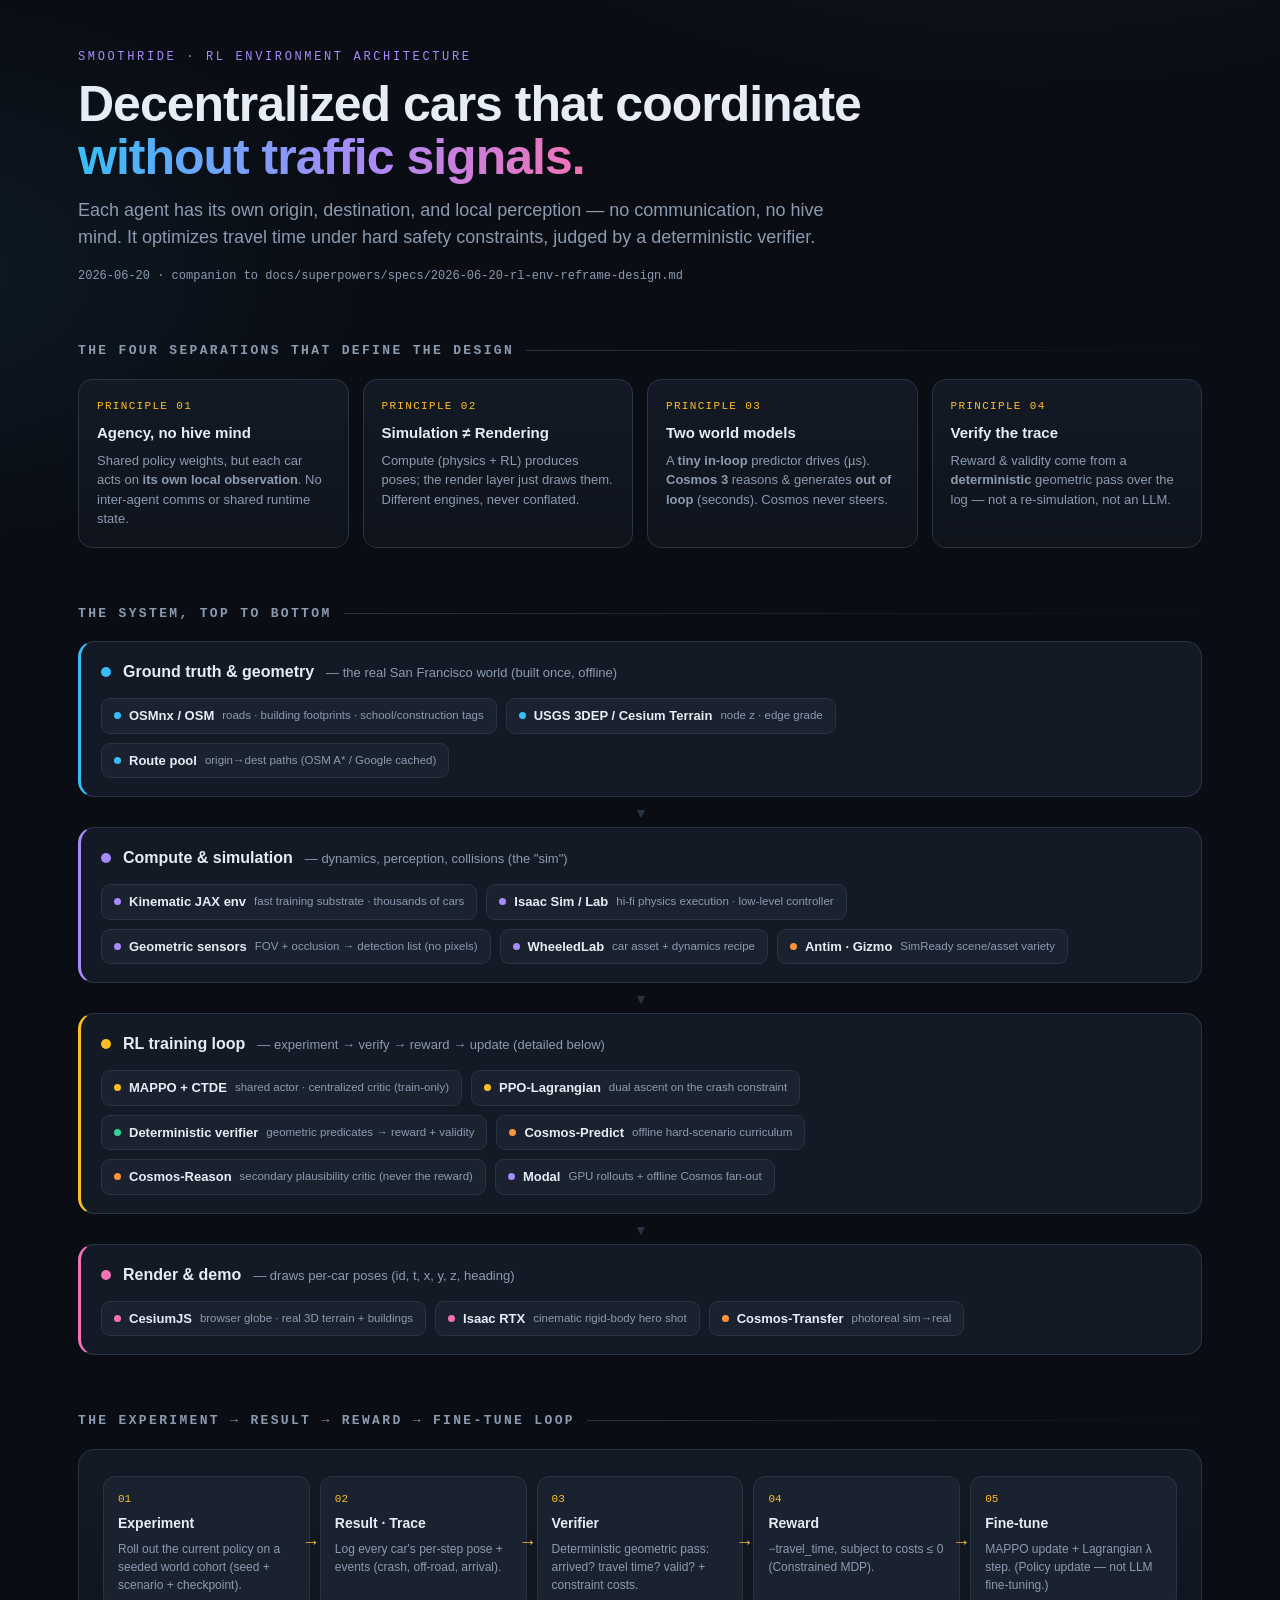
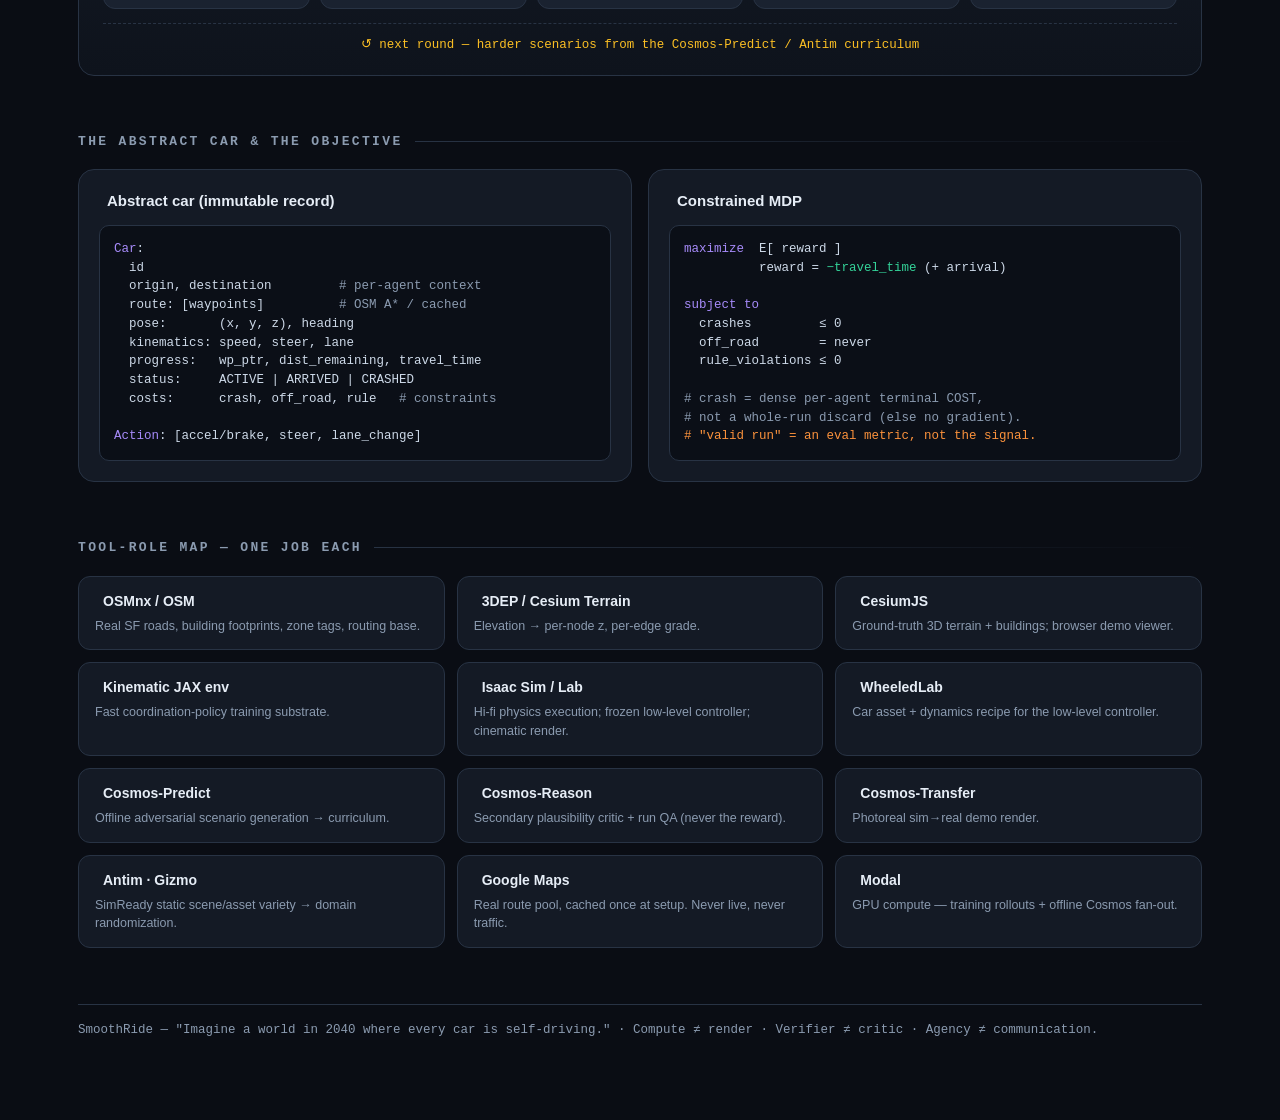
<file: docs/architecture.html>
<!DOCTYPE html>
<html lang="en">
<head>
<meta charset="UTF-8" />
<meta name="viewport" content="width=device-width, initial-scale=1.0" />
<title>SmoothRide — RL Environment Architecture</title>
<style>
  :root {
    --bg: #0a0d14;
    --bg2: #0e131c;
    --card: #141a25;
    --card2: #1a2230;
    --ink: #e6edf6;
    --muted: #8b9bb0;
    --line: #283344;
    --data: #38bdf8;     /* ground truth / geometry */
    --sim: #a78bfa;      /* compute / sim */
    --loop: #fbbf24;     /* rl loop */
    --verify: #34d399;   /* verifier */
    --render: #f472b6;   /* render / demo */
    --cosmos: #fb923c;   /* foundation models */
    --mono: ui-monospace, SFMono-Regular, "SF Mono", Menlo, Consolas, monospace;
  }
  * { box-sizing: border-box; }
  body {
    margin: 0;
    font-family: -apple-system, BlinkMacSystemFont, "Segoe UI", Roboto, Helvetica, Arial, sans-serif;
    color: var(--ink);
    background:
      radial-gradient(1100px 600px at 80% -10%, rgba(167,139,250,.10), transparent 60%),
      radial-gradient(900px 500px at -10% 10%, rgba(56,189,248,.08), transparent 55%),
      var(--bg);
    line-height: 1.5;
    -webkit-font-smoothing: antialiased;
  }
  .wrap { max-width: 1180px; margin: 0 auto; padding: 48px 28px 80px; }

  header.hero { margin-bottom: 40px; }
  .eyebrow {
    font-family: var(--mono); font-size: 12px; letter-spacing: .22em;
    text-transform: uppercase; color: var(--sim); margin: 0 0 12px;
  }
  h1 { font-size: clamp(30px, 4.4vw, 50px); line-height: 1.05; margin: 0 0 14px; font-weight: 800; letter-spacing: -.02em; }
  h1 .accent { background: linear-gradient(90deg, var(--data), var(--sim) 55%, var(--render)); -webkit-background-clip: text; background-clip: text; color: transparent; }
  .lede { color: var(--muted); font-size: 18px; max-width: 760px; margin: 0; }
  .meta { font-family: var(--mono); font-size: 12px; color: var(--muted); margin-top: 16px; }

  h2 {
    font-size: 13px; font-family: var(--mono); letter-spacing: .18em; text-transform: uppercase;
    color: var(--muted); margin: 56px 0 18px; display: flex; align-items: center; gap: 12px;
  }
  h2::after { content: ""; flex: 1; height: 1px; background: linear-gradient(90deg, var(--line), transparent); }

  /* principles strip */
  .principles { display: grid; grid-template-columns: repeat(4, 1fr); gap: 14px; }
  .pr {
    background: linear-gradient(180deg, var(--card), var(--bg2));
    border: 1px solid var(--line); border-radius: 14px; padding: 18px;
  }
  .pr .tag { font-family: var(--mono); font-size: 11px; letter-spacing: .12em; text-transform: uppercase; color: var(--loop); }
  .pr h3 { font-size: 15px; margin: 8px 0 6px; }
  .pr p { font-size: 13px; color: var(--muted); margin: 0; }

  /* layered stack */
  .stack { display: flex; flex-direction: column; gap: 0; }
  .layer {
    background: var(--card); border: 1px solid var(--line); border-radius: 16px;
    padding: 18px 20px; position: relative;
  }
  .layer + .layer { margin-top: 30px; }
  .layer::before {
    content: "▼"; position: absolute; top: -25px; left: 50%; transform: translateX(-50%);
    color: var(--line); font-size: 14px;
  }
  .layer:first-child::before { content: none; }
  .layer-head { display: flex; align-items: baseline; gap: 12px; margin-bottom: 14px; }
  .layer-head .dot { width: 10px; height: 10px; border-radius: 50%; flex: none; }
  .layer-head .name { font-weight: 700; font-size: 16px; }
  .layer-head .role { color: var(--muted); font-size: 13px; }
  .chips { display: flex; flex-wrap: wrap; gap: 9px; }
  .chip {
    font-size: 13px; padding: 7px 12px; border-radius: 9px;
    background: var(--card2); border: 1px solid var(--line); color: var(--ink);
    display: inline-flex; align-items: center; gap: 8px;
  }
  .chip b { font-weight: 600; }
  .chip small { color: var(--muted); font-size: 11.5px; }
  .chip .led { width: 7px; height: 7px; border-radius: 50%; flex: none; }

  .L-data  { border-left: 3px solid var(--data); }
  .L-sim   { border-left: 3px solid var(--sim); }
  .L-loop  { border-left: 3px solid var(--loop); }
  .L-render{ border-left: 3px solid var(--render); }
  .d-data{background:var(--data);} .d-sim{background:var(--sim);}
  .d-loop{background:var(--loop);} .d-render{background:var(--render);}
  .d-cosmos{background:var(--cosmos);} .d-verify{background:var(--verify);}

  /* rl loop pipeline */
  .loopwrap { background: linear-gradient(180deg, var(--card), var(--bg2)); border: 1px solid var(--line); border-radius: 16px; padding: 26px 24px 20px; }
  .pipe { display: grid; grid-template-columns: repeat(5, 1fr); gap: 10px; align-items: stretch; }
  .stage { background: var(--card2); border: 1px solid var(--line); border-radius: 12px; padding: 14px; position: relative; }
  .stage .n { font-family: var(--mono); font-size: 11px; color: var(--loop); }
  .stage h4 { margin: 6px 0 6px; font-size: 14px; }
  .stage p { margin: 0; font-size: 12px; color: var(--muted); }
  .pipe .stage:not(:last-child)::after {
    content: "→"; position: absolute; right: -11px; top: 50%; transform: translateY(-50%);
    color: var(--loop); font-size: 18px; z-index: 2;
  }
  .return {
    margin-top: 14px; text-align: center; font-size: 12.5px; color: var(--loop);
    font-family: var(--mono); border-top: 1px dashed var(--line); padding-top: 12px;
  }

  /* two-column: car model + cmdp */
  .duo { display: grid; grid-template-columns: 1fr 1fr; gap: 16px; }
  .panel { background: var(--card); border: 1px solid var(--line); border-radius: 16px; padding: 20px; }
  .panel h3 { margin: 0 0 12px; font-size: 15px; display: flex; align-items: center; gap: 8px; }
  pre {
    margin: 0; font-family: var(--mono); font-size: 12.5px; color: #cdd9e8;
    background: #0b0f17; border: 1px solid var(--line); border-radius: 10px; padding: 14px; overflow-x: auto;
  }
  .key { color: var(--sim); } .str { color: var(--verify); } .cmt { color: var(--muted); } .warn { color: var(--cosmos); }

  /* tool grid */
  .tools { display: grid; grid-template-columns: repeat(3, 1fr); gap: 12px; }
  .tool { background: var(--card); border: 1px solid var(--line); border-radius: 12px; padding: 14px 16px; }
  .tool .t { font-weight: 700; font-size: 14px; display: flex; align-items: center; gap: 8px; }
  .tool .j { color: var(--muted); font-size: 12.5px; margin-top: 5px; }

  footer { margin-top: 56px; color: var(--muted); font-size: 12.5px; font-family: var(--mono); border-top: 1px solid var(--line); padding-top: 16px; }

  @media (max-width: 900px) {
    .principles, .tools { grid-template-columns: 1fr 1fr; }
    .pipe { grid-template-columns: 1fr; }
    .pipe .stage:not(:last-child)::after { content: "↓"; right: 50%; top: auto; bottom: -16px; transform: translateX(50%); }
    .duo { grid-template-columns: 1fr; }
  }
  @media (max-width: 560px) { .principles, .tools { grid-template-columns: 1fr; } }
</style>
</head>
<body>
<div class="wrap">

  <header class="hero">
    <p class="eyebrow">SmoothRide · RL Environment Architecture</p>
    <h1>Decentralized cars that coordinate<br><span class="accent">without traffic signals.</span></h1>
    <p class="lede">Each agent has its own origin, destination, and local perception — no communication, no hive mind. It optimizes travel time under hard safety constraints, judged by a deterministic verifier.</p>
    <p class="meta">2026-06-20 · companion to docs/superpowers/specs/2026-06-20-rl-env-reframe-design.md</p>
  </header>

  <!-- PRINCIPLES -->
  <h2>The four separations that define the design</h2>
  <div class="principles">
    <div class="pr">
      <div class="tag">Principle 01</div>
      <h3>Agency, no hive mind</h3>
      <p>Shared policy weights, but each car acts on <b>its own local observation</b>. No inter-agent comms or shared runtime state.</p>
    </div>
    <div class="pr">
      <div class="tag">Principle 02</div>
      <h3>Simulation ≠ Rendering</h3>
      <p>Compute (physics + RL) produces poses; the render layer just draws them. Different engines, never conflated.</p>
    </div>
    <div class="pr">
      <div class="tag">Principle 03</div>
      <h3>Two world models</h3>
      <p>A <b>tiny in-loop</b> predictor drives (µs). <b>Cosmos 3</b> reasons & generates <b>out of loop</b> (seconds). Cosmos never steers.</p>
    </div>
    <div class="pr">
      <div class="tag">Principle 04</div>
      <h3>Verify the trace</h3>
      <p>Reward & validity come from a <b>deterministic</b> geometric pass over the log — not a re-simulation, not an LLM.</p>
    </div>
  </div>

  <!-- SYSTEM STACK -->
  <h2>The system, top to bottom</h2>
  <div class="stack">

    <div class="layer L-data">
      <div class="layer-head"><span class="dot d-data"></span><span class="name">Ground truth &amp; geometry</span><span class="role">— the real San Francisco world (built once, offline)</span></div>
      <div class="chips">
        <span class="chip"><span class="led d-data"></span><b>OSMnx / OSM</b><small>roads · building footprints · school/construction tags</small></span>
        <span class="chip"><span class="led d-data"></span><b>USGS 3DEP / Cesium Terrain</b><small>node z · edge grade</small></span>
        <span class="chip"><span class="led d-data"></span><b>Route pool</b><small>origin→dest paths (OSM A* / Google cached)</small></span>
      </div>
    </div>

    <div class="layer L-sim">
      <div class="layer-head"><span class="dot d-sim"></span><span class="name">Compute &amp; simulation</span><span class="role">— dynamics, perception, collisions (the "sim")</span></div>
      <div class="chips">
        <span class="chip"><span class="led d-sim"></span><b>Kinematic JAX env</b><small>fast training substrate · thousands of cars</small></span>
        <span class="chip"><span class="led d-sim"></span><b>Isaac Sim / Lab</b><small>hi-fi physics execution · low-level controller</small></span>
        <span class="chip"><span class="led d-sim"></span><b>Geometric sensors</b><small>FOV + occlusion → detection list (no pixels)</small></span>
        <span class="chip"><span class="led d-sim"></span><b>WheeledLab</b><small>car asset + dynamics recipe</small></span>
        <span class="chip"><span class="led d-cosmos"></span><b>Antim · Gizmo</b><small>SimReady scene/asset variety</small></span>
      </div>
    </div>

    <div class="layer L-loop">
      <div class="layer-head"><span class="dot d-loop"></span><span class="name">RL training loop</span><span class="role">— experiment → verify → reward → update (detailed below)</span></div>
      <div class="chips">
        <span class="chip"><span class="led d-loop"></span><b>MAPPO + CTDE</b><small>shared actor · centralized critic (train-only)</small></span>
        <span class="chip"><span class="led d-loop"></span><b>PPO-Lagrangian</b><small>dual ascent on the crash constraint</small></span>
        <span class="chip"><span class="led d-verify"></span><b>Deterministic verifier</b><small>geometric predicates → reward + validity</small></span>
        <span class="chip"><span class="led d-cosmos"></span><b>Cosmos-Predict</b><small>offline hard-scenario curriculum</small></span>
        <span class="chip"><span class="led d-cosmos"></span><b>Cosmos-Reason</b><small>secondary plausibility critic (never the reward)</small></span>
        <span class="chip"><span class="led d-sim"></span><b>Modal</b><small>GPU rollouts + offline Cosmos fan-out</small></span>
      </div>
    </div>

    <div class="layer L-render">
      <div class="layer-head"><span class="dot d-render"></span><span class="name">Render &amp; demo</span><span class="role">— draws per-car poses (id, t, x, y, z, heading)</span></div>
      <div class="chips">
        <span class="chip"><span class="led d-render"></span><b>CesiumJS</b><small>browser globe · real 3D terrain + buildings</small></span>
        <span class="chip"><span class="led d-render"></span><b>Isaac RTX</b><small>cinematic rigid-body hero shot</small></span>
        <span class="chip"><span class="led d-cosmos"></span><b>Cosmos-Transfer</b><small>photoreal sim→real</small></span>
      </div>
    </div>

  </div>

  <!-- RL LOOP -->
  <h2>The experiment → result → reward → fine-tune loop</h2>
  <div class="loopwrap">
    <div class="pipe">
      <div class="stage"><div class="n">01</div><h4>Experiment</h4><p>Roll out the current policy on a seeded world cohort (seed + scenario + checkpoint).</p></div>
      <div class="stage"><div class="n">02</div><h4>Result · Trace</h4><p>Log every car's per-step pose + events (crash, off-road, arrival).</p></div>
      <div class="stage"><div class="n">03</div><h4>Verifier</h4><p>Deterministic geometric pass: arrived? travel time? valid? + constraint costs.</p></div>
      <div class="stage"><div class="n">04</div><h4>Reward</h4><p>−travel_time, subject to costs ≤ 0 (Constrained MDP).</p></div>
      <div class="stage"><div class="n">05</div><h4>Fine-tune</h4><p>MAPPO update + Lagrangian λ step. (Policy update — not LLM fine-tuning.)</p></div>
    </div>
    <div class="return">↺ next round — harder scenarios from the Cosmos-Predict / Antim curriculum</div>
  </div>

  <!-- CAR MODEL + CMDP -->
  <h2>The abstract car &amp; the objective</h2>
  <div class="duo">
    <div class="panel">
      <h3><span class="dot d-sim"></span>Abstract car (immutable record)</h3>
<pre><span class="key">Car</span>:
  id
  origin, destination         <span class="cmt"># per-agent context</span>
  route: [waypoints]          <span class="cmt"># OSM A* / cached</span>
  pose:       (x, y, z), heading
  kinematics: speed, steer, lane
  progress:   wp_ptr, dist_remaining, travel_time
  status:     ACTIVE | ARRIVED | CRASHED
  costs:      crash, off_road, rule   <span class="cmt"># constraints</span>

<span class="key">Action</span>: [accel/brake, steer, lane_change]</pre>
    </div>
    <div class="panel">
      <h3><span class="dot d-verify"></span>Constrained MDP</h3>
<pre><span class="key">maximize</span>  E[ reward ]
          reward = <span class="str">−travel_time</span> (+ arrival)

<span class="key">subject to</span>
  crashes         ≤ 0
  off_road        = never
  rule_violations ≤ 0

<span class="cmt"># crash = dense per-agent terminal COST,</span>
<span class="cmt"># not a whole-run discard (else no gradient).</span>
<span class="warn"># "valid run" = an eval metric, not the signal.</span></pre>
    </div>
  </div>

  <!-- TOOL MAP -->
  <h2>Tool-role map — one job each</h2>
  <div class="tools">
    <div class="tool"><div class="t"><span class="dot d-data"></span>OSMnx / OSM</div><div class="j">Real SF roads, building footprints, zone tags, routing base.</div></div>
    <div class="tool"><div class="t"><span class="dot d-data"></span>3DEP / Cesium Terrain</div><div class="j">Elevation → per-node z, per-edge grade.</div></div>
    <div class="tool"><div class="t"><span class="dot d-render"></span>CesiumJS</div><div class="j">Ground-truth 3D terrain + buildings; browser demo viewer.</div></div>
    <div class="tool"><div class="t"><span class="dot d-sim"></span>Kinematic JAX env</div><div class="j">Fast coordination-policy training substrate.</div></div>
    <div class="tool"><div class="t"><span class="dot d-sim"></span>Isaac Sim / Lab</div><div class="j">Hi-fi physics execution; frozen low-level controller; cinematic render.</div></div>
    <div class="tool"><div class="t"><span class="dot d-sim"></span>WheeledLab</div><div class="j">Car asset + dynamics recipe for the low-level controller.</div></div>
    <div class="tool"><div class="t"><span class="dot d-cosmos"></span>Cosmos-Predict</div><div class="j">Offline adversarial scenario generation → curriculum.</div></div>
    <div class="tool"><div class="t"><span class="dot d-cosmos"></span>Cosmos-Reason</div><div class="j">Secondary plausibility critic + run QA (never the reward).</div></div>
    <div class="tool"><div class="t"><span class="dot d-cosmos"></span>Cosmos-Transfer</div><div class="j">Photoreal sim→real demo render.</div></div>
    <div class="tool"><div class="t"><span class="dot d-cosmos"></span>Antim · Gizmo</div><div class="j">SimReady static scene/asset variety → domain randomization.</div></div>
    <div class="tool"><div class="t"><span class="dot d-data"></span>Google Maps</div><div class="j">Real route pool, cached once at setup. Never live, never traffic.</div></div>
    <div class="tool"><div class="t"><span class="dot d-sim"></span>Modal</div><div class="j">GPU compute — training rollouts + offline Cosmos fan-out.</div></div>
  </div>

  <footer>
    SmoothRide — "Imagine a world in 2040 where every car is self-driving." · Compute ≠ render · Verifier ≠ critic · Agency ≠ communication.
  </footer>

</div>
</body>
</html>
</file>
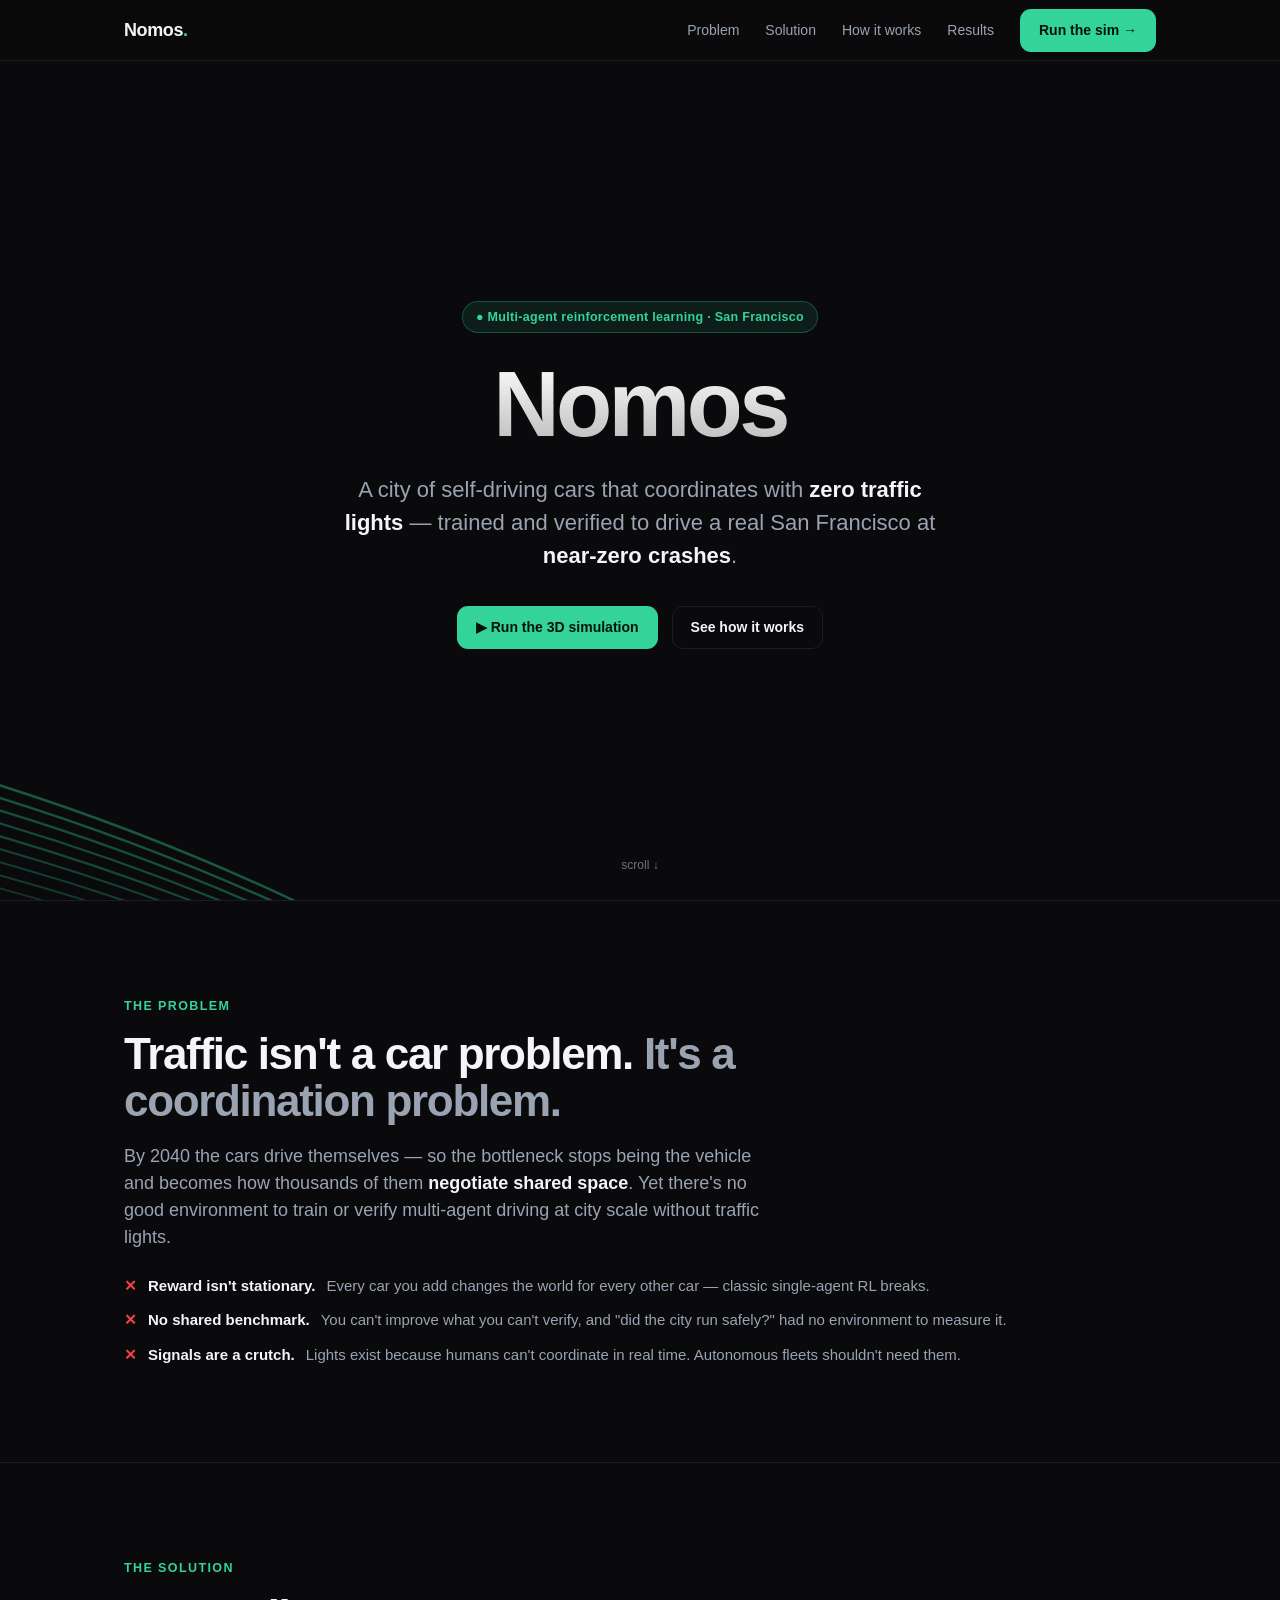
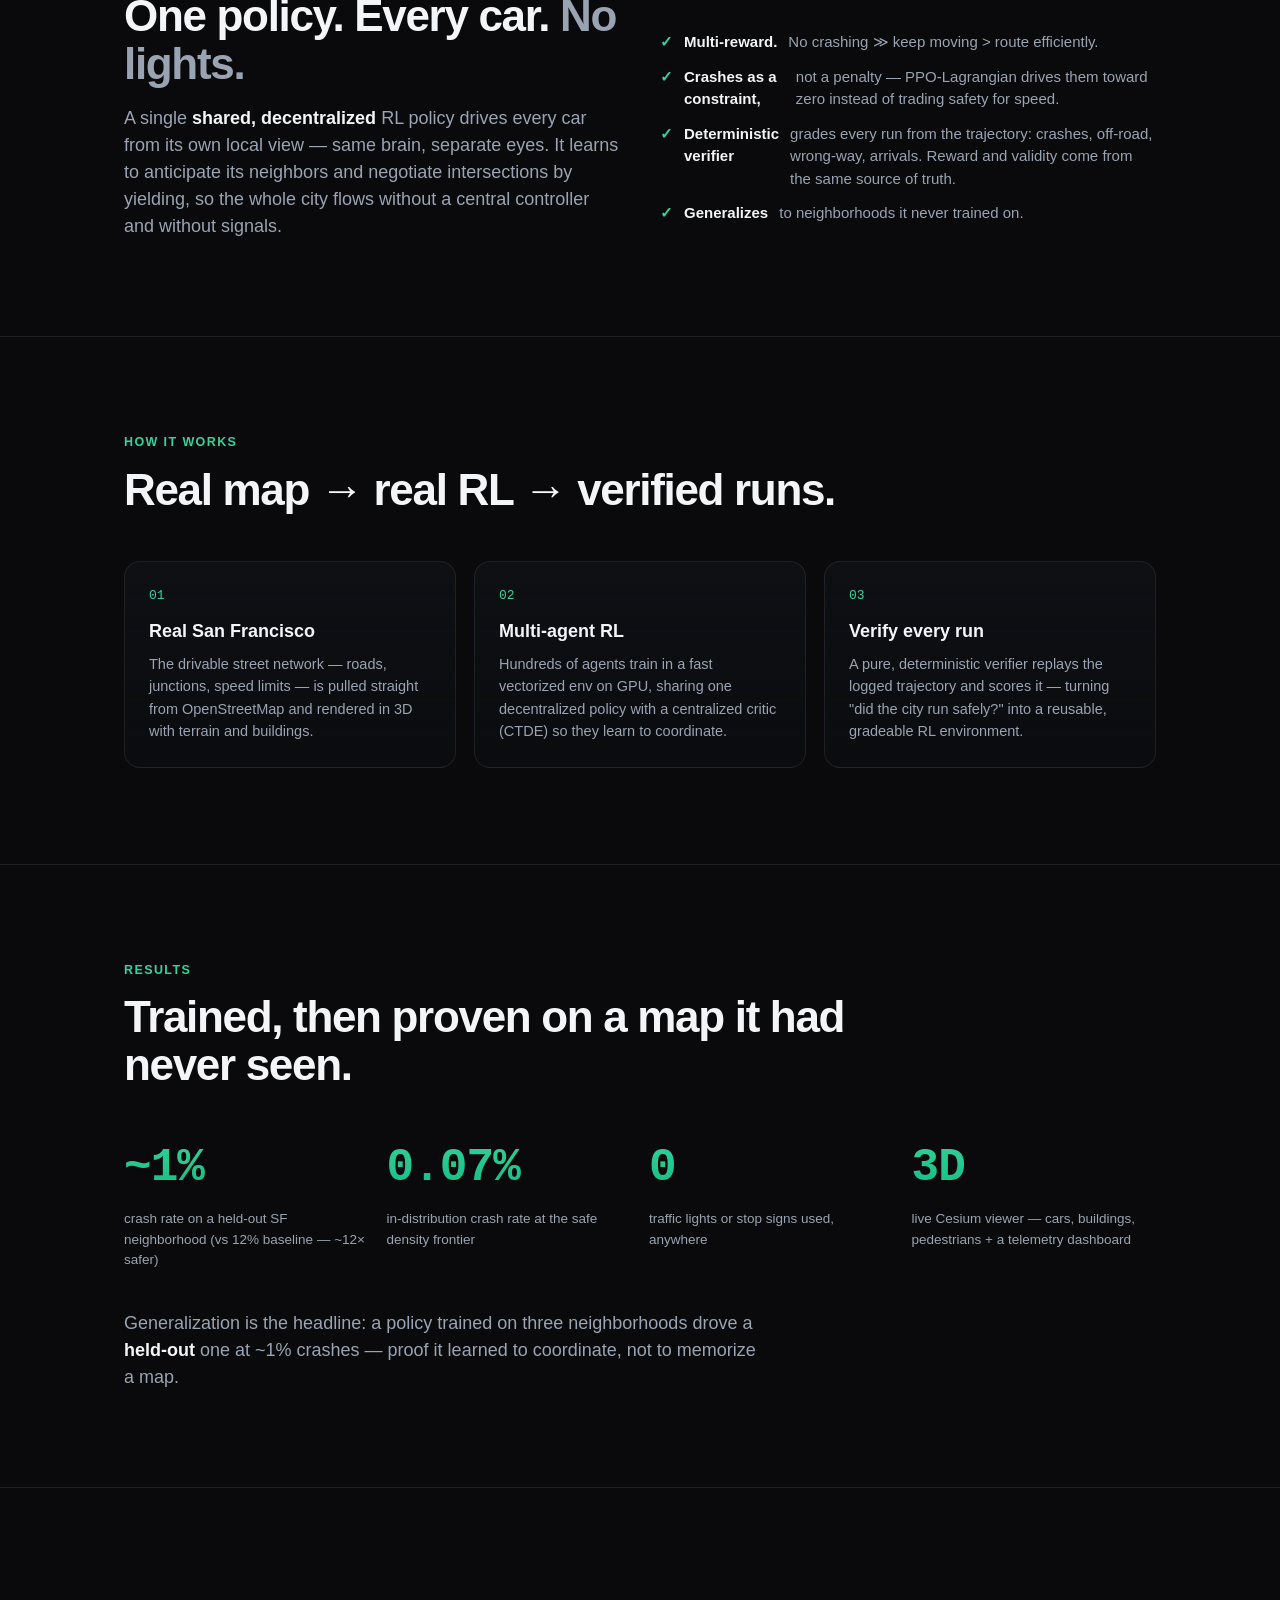
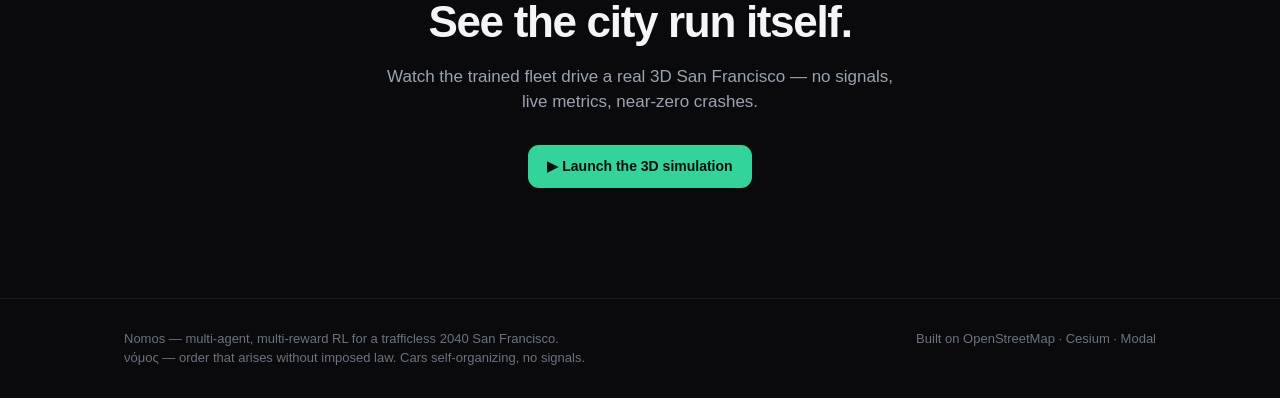
<file: smoothride/demo/landing.html>
<!DOCTYPE html>
<html lang="en">
<head>
<meta charset="utf-8" />
<meta name="viewport" content="width=device-width, initial-scale=1" />
<title>Nomos — RL for a trafficless city</title>
<style>
  :root{
    --bg:#0a0a0c; --bg2:#0e1014; --ink:#f3f5f8; --mut:#9aa3b2; --mut2:#6b7280;
    --line:rgba(255,255,255,.08); --grn:#34d399; --grn2:#10b981; --amber:#f59e0b;
    --sans:-apple-system,BlinkMacSystemFont,"Segoe UI",Inter,Roboto,sans-serif;
    --mono:ui-monospace,SFMono-Regular,Menlo,monospace;
  }
  *{box-sizing:border-box;margin:0;padding:0}
  html{scroll-behavior:smooth}
  body{background:var(--bg);color:var(--ink);font-family:var(--sans);-webkit-font-smoothing:antialiased;line-height:1.5}
  a{color:inherit;text-decoration:none}
  .wrap{max-width:1080px;margin:0 auto;padding:0 24px}

  /* nav */
  nav{position:fixed;top:0;left:0;right:0;z-index:50;backdrop-filter:blur(12px);
    background:rgba(10,10,12,.6);border-bottom:1px solid var(--line)}
  nav .wrap{display:flex;align-items:center;justify-content:space-between;height:60px}
  .brand{font-weight:800;font-size:18px;letter-spacing:-.4px}
  .brand b{color:var(--grn)}
  .nav-links{display:flex;gap:26px;align-items:center;font-size:14px;color:var(--mut)}
  .nav-links a:hover{color:var(--ink)}
  .btn{display:inline-flex;align-items:center;gap:8px;background:var(--grn);color:#04130d;font-weight:700;
    font-size:14px;padding:10px 18px;border-radius:11px;transition:.2s;border:1px solid transparent}
  .btn:hover{filter:brightness(1.08);transform:translateY(-1px)}
  .btn.ghost{background:transparent;color:var(--ink);border-color:var(--line)}
  .btn.ghost:hover{background:rgba(255,255,255,.05)}
  .nav-links .btn{color:#04130d}

  /* hero */
  .hero{position:relative;min-height:100vh;display:flex;align-items:center;justify-content:center;overflow:hidden;text-align:center}
  .paths{position:absolute;inset:0;pointer-events:none}
  .paths svg{width:100%;height:100%}
  .paths path{fill:none;stroke:var(--grn)}
  .hero-inner{position:relative;z-index:2;max-width:880px;padding:90px 24px 40px}
  .eyebrow{display:inline-flex;align-items:center;gap:8px;font-size:12.5px;font-weight:600;letter-spacing:.3px;
    color:var(--grn);background:rgba(52,211,153,.1);border:1px solid rgba(52,211,153,.28);
    padding:6px 13px;border-radius:99px;margin-bottom:26px;opacity:0;animation:fade .8s .1s forwards}
  h1.title{font-size:clamp(44px,8vw,92px);font-weight:800;letter-spacing:-.04em;line-height:.98}
  h1.title .ltr{display:inline-block;opacity:0;transform:translateY(60px);
    background:linear-gradient(180deg,#fff,rgba(255,255,255,.72));-webkit-background-clip:text;background-clip:text;color:transparent}
  .lede{font-size:clamp(17px,2.4vw,22px);color:var(--mut);max-width:620px;margin:24px auto 0;opacity:0;animation:fade 1s 1s forwards}
  .lede b{color:var(--ink);font-weight:600}
  .cta-row{display:flex;gap:14px;justify-content:center;flex-wrap:wrap;margin-top:34px;opacity:0;animation:fade 1s 1.25s forwards}
  .scrollcue{position:absolute;bottom:26px;left:50%;transform:translateX(-50%);color:var(--mut2);font-size:12px;z-index:2;
    opacity:0;animation:fade 1s 1.8s forwards}
  @keyframes fade{to{opacity:1}}

  /* sections */
  section{padding:96px 0;border-top:1px solid var(--line)}
  .kicker{font-size:12.5px;font-weight:700;letter-spacing:1.4px;text-transform:uppercase;color:var(--grn);margin-bottom:14px}
  h2{font-size:clamp(28px,4vw,44px);font-weight:800;letter-spacing:-.03em;line-height:1.08;max-width:760px}
  h2 .dim{color:var(--mut)}
  .lead{font-size:18px;color:var(--mut);max-width:640px;margin-top:18px}
  .lead b{color:var(--ink);font-weight:600}

  .grid{display:grid;gap:18px;margin-top:48px}
  .g3{grid-template-columns:repeat(3,1fr)}
  .g2{grid-template-columns:1.1fr .9fr}
  .g4{grid-template-columns:repeat(4,1fr)}
  @media(max-width:840px){.g3,.g2,.g4{grid-template-columns:1fr}}
  .card{background:linear-gradient(180deg,var(--bg2),rgba(14,16,20,.4));border:1px solid var(--line);
    border-radius:16px;padding:24px;transition:.2s}
  .card:hover{border-color:rgba(52,211,153,.35);transform:translateY(-2px)}
  .card .n{font-family:var(--mono);font-size:13px;color:var(--grn);margin-bottom:12px}
  .card h3{font-size:18px;font-weight:700;margin-bottom:8px}
  .card p{font-size:14.5px;color:var(--mut);line-height:1.55}

  /* stats */
  .stats{display:grid;grid-template-columns:repeat(4,1fr);gap:18px;margin-top:46px}
  @media(max-width:840px){.stats{grid-template-columns:1fr 1fr}}
  .stat{text-align:left}
  .stat .v{font-family:var(--mono);font-size:clamp(30px,5vw,46px);font-weight:700;letter-spacing:-.02em;
    background:linear-gradient(180deg,var(--grn),var(--grn2));-webkit-background-clip:text;background-clip:text;color:transparent}
  .stat .l{font-size:13.5px;color:var(--mut);margin-top:6px}

  .split{display:grid;grid-template-columns:1fr 1fr;gap:40px;align-items:center}
  @media(max-width:840px){.split{grid-template-columns:1fr}}
  .badlist,.goodlist{list-style:none;display:flex;flex-direction:column;gap:12px;margin-top:24px}
  .badlist li,.goodlist li{display:flex;gap:11px;font-size:15px;color:var(--mut);align-items:flex-start}
  .badlist li::before{content:"✕";color:#ef4444;font-weight:700}
  .goodlist li::before{content:"✓";color:var(--grn);font-weight:700}
  .goodlist li b,.badlist li b{color:var(--ink);font-weight:600}

  /* final cta */
  .final{text-align:center;padding:110px 0}
  .final h2{margin:0 auto}
  .final p{color:var(--mut);margin:18px auto 0;max-width:520px;font-size:17px}
  footer{border-top:1px solid var(--line);padding:30px 0;color:var(--mut2);font-size:13px}
  footer .wrap{display:flex;justify-content:space-between;flex-wrap:wrap;gap:10px}
</style>
</head>
<body>
<nav><div class="wrap">
  <div class="brand" title="νόμος — order that arises without imposed law">Nomos<b>.</b></div>
  <div class="nav-links">
    <a href="#problem">Problem</a>
    <a href="#solution">Solution</a>
    <a href="#how">How it works</a>
    <a href="#results">Results</a>
    <a class="btn" href="cesium/index.html">Run the sim →</a>
  </div>
</div></nav>

<header class="hero">
  <div class="paths" id="paths"></div>
  <div class="hero-inner">
    <div class="eyebrow">● Multi-agent reinforcement learning · San Francisco</div>
    <h1 class="title" id="title">Nomos</h1>
    <p class="lede">A city of self-driving cars that coordinates with <b>zero traffic lights</b> — trained and verified to drive a real San Francisco at <b>near-zero crashes</b>.</p>
    <div class="cta-row">
      <a class="btn" href="cesium/index.html">▶ Run the 3D simulation</a>
      <a class="btn ghost" href="#problem">See how it works</a>
    </div>
  </div>
  <div class="scrollcue">scroll ↓</div>
</header>

<section id="problem"><div class="wrap">
  <div class="kicker">The problem</div>
  <h2>Traffic isn't a car problem. <span class="dim">It's a coordination problem.</span></h2>
  <p class="lead">By 2040 the cars drive themselves — so the bottleneck stops being the vehicle and becomes how thousands of them <b>negotiate shared space</b>. Yet there's no good environment to train or verify multi-agent driving at city scale without traffic lights.</p>
  <ul class="badlist">
    <li><b>Reward isn't stationary.</b> Every car you add changes the world for every other car — classic single-agent RL breaks.</li>
    <li><b>No shared benchmark.</b> You can't improve what you can't verify, and "did the city run safely?" had no environment to measure it.</li>
    <li><b>Signals are a crutch.</b> Lights exist because humans can't coordinate in real time. Autonomous fleets shouldn't need them.</li>
  </ul>
</div></section>

<section id="solution"><div class="wrap">
  <div class="kicker">The solution</div>
  <div class="split">
    <div>
      <h2>One policy. Every car. <span class="dim">No lights.</span></h2>
      <p class="lead">A single <b>shared, decentralized</b> RL policy drives every car from its own local view — same brain, separate eyes. It learns to anticipate its neighbors and negotiate intersections by yielding, so the whole city flows without a central controller and without signals.</p>
    </div>
    <ul class="goodlist">
      <li><b>Multi-reward.</b> No crashing ≫ keep moving > route efficiently.</li>
      <li><b>Crashes as a constraint,</b> not a penalty — PPO-Lagrangian drives them toward zero instead of trading safety for speed.</li>
      <li><b>Deterministic verifier</b> grades every run from the trajectory: crashes, off-road, wrong-way, arrivals. Reward and validity come from the same source of truth.</li>
      <li><b>Generalizes</b> to neighborhoods it never trained on.</li>
    </ul>
  </div>
</div></section>

<section id="how"><div class="wrap">
  <div class="kicker">How it works</div>
  <h2>Real map → real RL → verified runs.</h2>
  <div class="grid g3">
    <div class="card"><div class="n">01</div><h3>Real San Francisco</h3><p>The drivable street network — roads, junctions, speed limits — is pulled straight from OpenStreetMap and rendered in 3D with terrain and buildings.</p></div>
    <div class="card"><div class="n">02</div><h3>Multi-agent RL</h3><p>Hundreds of agents train in a fast vectorized env on GPU, sharing one decentralized policy with a centralized critic (CTDE) so they learn to coordinate.</p></div>
    <div class="card"><div class="n">03</div><h3>Verify every run</h3><p>A pure, deterministic verifier replays the logged trajectory and scores it — turning "did the city run safely?" into a reusable, gradeable RL environment.</p></div>
  </div>
</div></section>

<section id="results"><div class="wrap">
  <div class="kicker">Results</div>
  <h2>Trained, then proven on a map it had never seen.</h2>
  <div class="stats">
    <div class="stat"><div class="v">~1%</div><div class="l">crash rate on a held-out SF neighborhood (vs 12% baseline — ~12× safer)</div></div>
    <div class="stat"><div class="v">0.07%</div><div class="l">in-distribution crash rate at the safe density frontier</div></div>
    <div class="stat"><div class="v">0</div><div class="l">traffic lights or stop signs used, anywhere</div></div>
    <div class="stat"><div class="v">3D</div><div class="l">live Cesium viewer — cars, buildings, pedestrians + a telemetry dashboard</div></div>
  </div>
  <p class="lead" style="margin-top:40px">Generalization is the headline: a policy trained on three neighborhoods drove a <b>held-out</b> one at ~1% crashes — proof it learned to coordinate, not to memorize a map.</p>
</div></section>

<section class="final"><div class="wrap">
  <h2>See the city run itself.</h2>
  <p>Watch the trained fleet drive a real 3D San Francisco — no signals, live metrics, near-zero crashes.</p>
  <div class="cta-row" style="margin-top:30px;animation:none;opacity:1">
    <a class="btn" href="cesium/index.html">▶ Launch the 3D simulation</a>
  </div>
</div></section>

<footer><div class="wrap">
  <div>Nomos — multi-agent, multi-reward RL for a trafficless 2040 San Francisco.<br><span style="color:var(--mut2)">νόμος — order that arises without imposed law. Cars self-organizing, no signals.</span></div>
  <div>Built on OpenStreetMap · Cesium · Modal</div>
</div></footer>

<script>
// ---- animated FloatingPaths background (vanilla port) ----
function buildPaths(position) {
  let p = "";
  for (let i = 0; i < 14; i++) {
    const d = `M-${380 - i * 5 * position} -${189 + i * 6}C-${380 - i * 5 * position} -${189 + i * 6} -${312 - i * 5 * position} ${216 - i * 6} ${152 - i * 5 * position} ${343 - i * 6}C${616 - i * 5 * position} ${470 - i * 6} ${684 - i * 5 * position} ${875 - i * 6} ${684 - i * 5 * position} ${875 - i * 6}`;
    const w = (0.5 + i * 0.03).toFixed(2);
    const op = (0.10 + i * 0.022).toFixed(3);
    const dur = (20 + (i % 10) * 1.4).toFixed(1);
    const dash = 1400;
    p += `<path d="${d}" stroke-width="${w}" stroke-opacity="${op}"
      style=""/>`;
  }
  return `<svg viewBox="0 0 696 316" preserveAspectRatio="xMidYMid slice" fill="none">${p}</svg>`;
}
document.getElementById("paths").innerHTML = buildPaths(1) + buildPaths(-1);

// flow keyframes (injected so we can use stroke-dashoffset animation)
const st = document.createElement("style");
st.textContent = "@keyframes drift{from{transform:translate3d(0,0,0)}to{transform:translate3d(0,-3%,0) scale(1.05)}} .paths{animation:drift 36s ease-in-out infinite alternate;will-change:transform}";
document.head.appendChild(st);

// ---- staggered title letters ----
const el = document.getElementById("title"), text = el.textContent;
el.textContent = "";
[...text].forEach((ch, i) => {
  const s = document.createElement("span");
  s.className = "ltr"; s.textContent = ch;
  s.style.animation = "fadeUp .7s forwards";
  s.style.animationDelay = (0.2 + i * 0.05) + "s";
  el.appendChild(s);
});
const st2 = document.createElement("style");
st2.textContent = "@keyframes fadeUp{to{opacity:1;transform:translateY(0)}}";
document.head.appendChild(st2);
</script>
</body>
</html>
</file>
